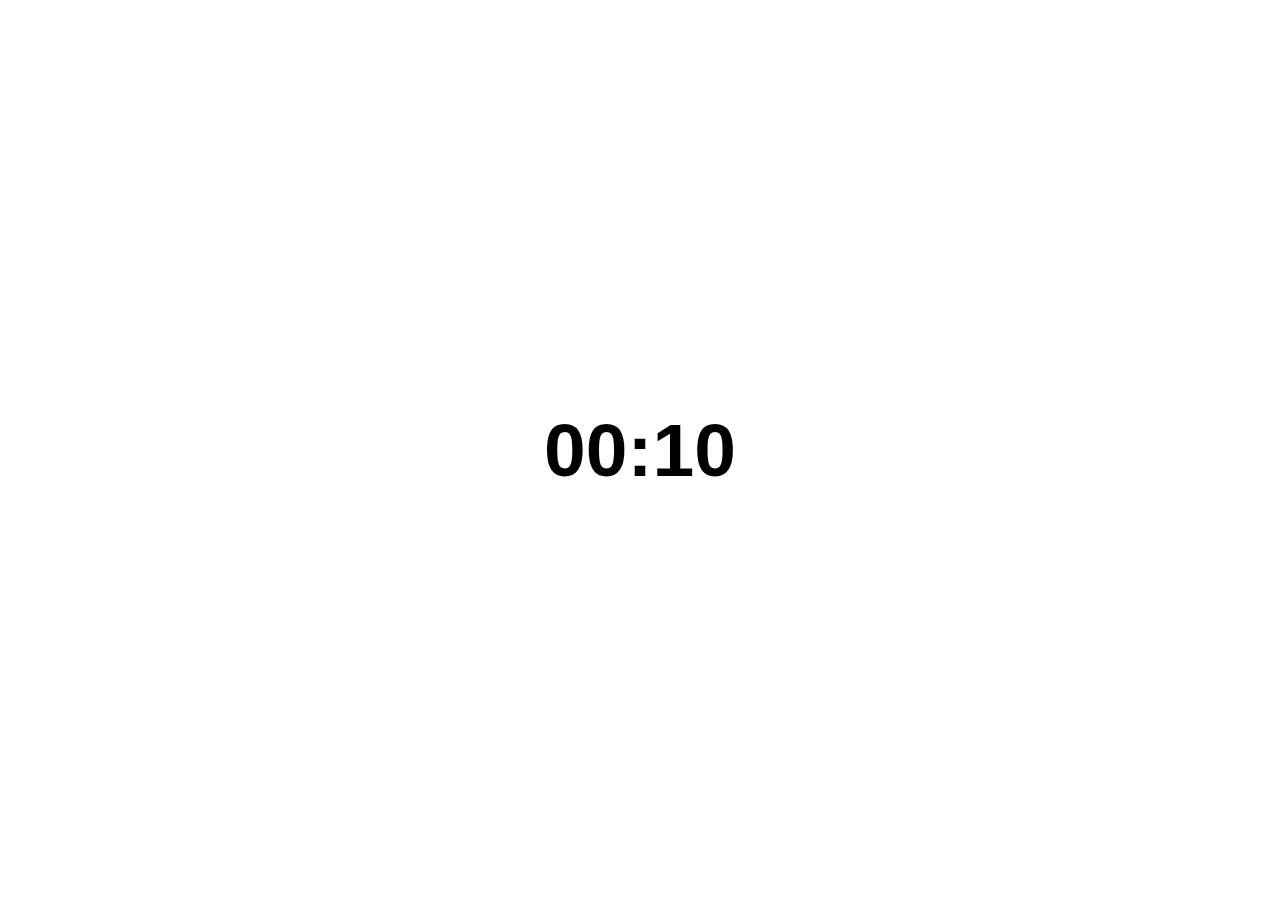
<file: Coutdown Timer/index.html>
<!DOCTYPE html>
<html lang="en">
  <head>
    <meta charset="UTF-8" />
    <meta name="viewport" content="width=device-width, initial-scale=1.0" />
    <link rel="stylesheet" href="style.css" />
    <title>Countdown Timer</title>
  </head>
  <body>
    <section>
      <div class="container">
        <h1>00:00</h1>
      </div>
    </section>

    <script src="app.js"></script>
  </body>
</html>
</file>
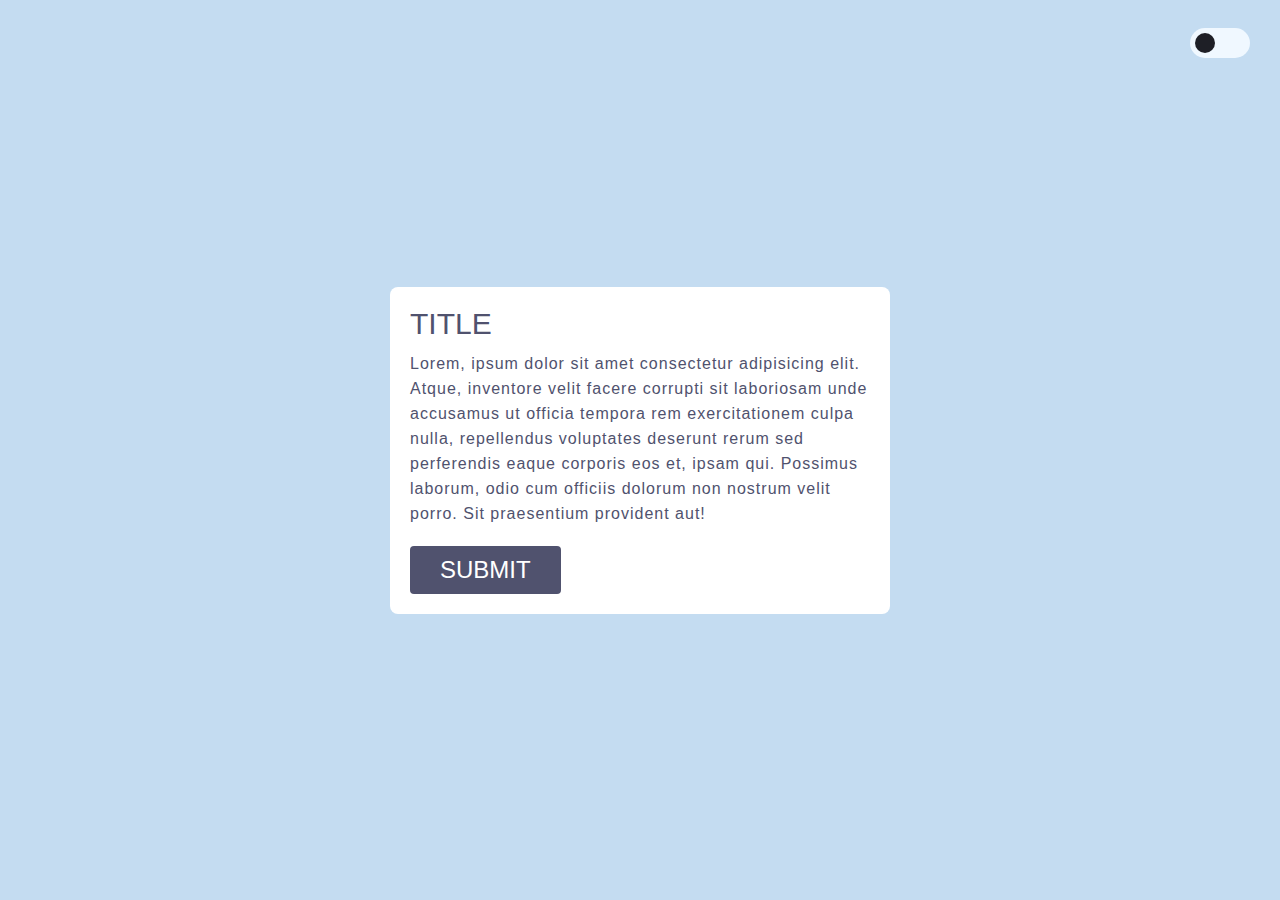
<file: Dark Theme 1/index.html>
<!DOCTYPE html>
<html lang="en">
  <head>
    <meta charset="UTF-8" />
    <meta name="viewport" content="width=device-width, initial-scale=1.0" />
    <link rel="stylesheet" href="style.css" />
    <title>Dark Theme Switch</title>
  </head>
  <body data-theme="light">
    <section>
      <div class="container">
        <h1>Title</h1>
        <p>
          Lorem, ipsum dolor sit amet consectetur adipisicing elit. Atque,
          inventore velit facere corrupti sit laboriosam unde accusamus ut
          officia tempora rem exercitationem culpa nulla, repellendus voluptates
          deserunt rerum sed perferendis eaque corporis eos et, ipsam qui.
          Possimus laborum, odio cum officiis dolorum non nostrum velit porro.
          Sit praesentium provident aut!
        </p>
        <button>Submit</button>
      </div>
    </section>

    <div class="theme-switcher">
      <input type="checkbox" id="switcher" />
      <label for="switcher">Switch</label>
    </div>

    <script src="app.js"></script>
  </body>
</html>
</file>
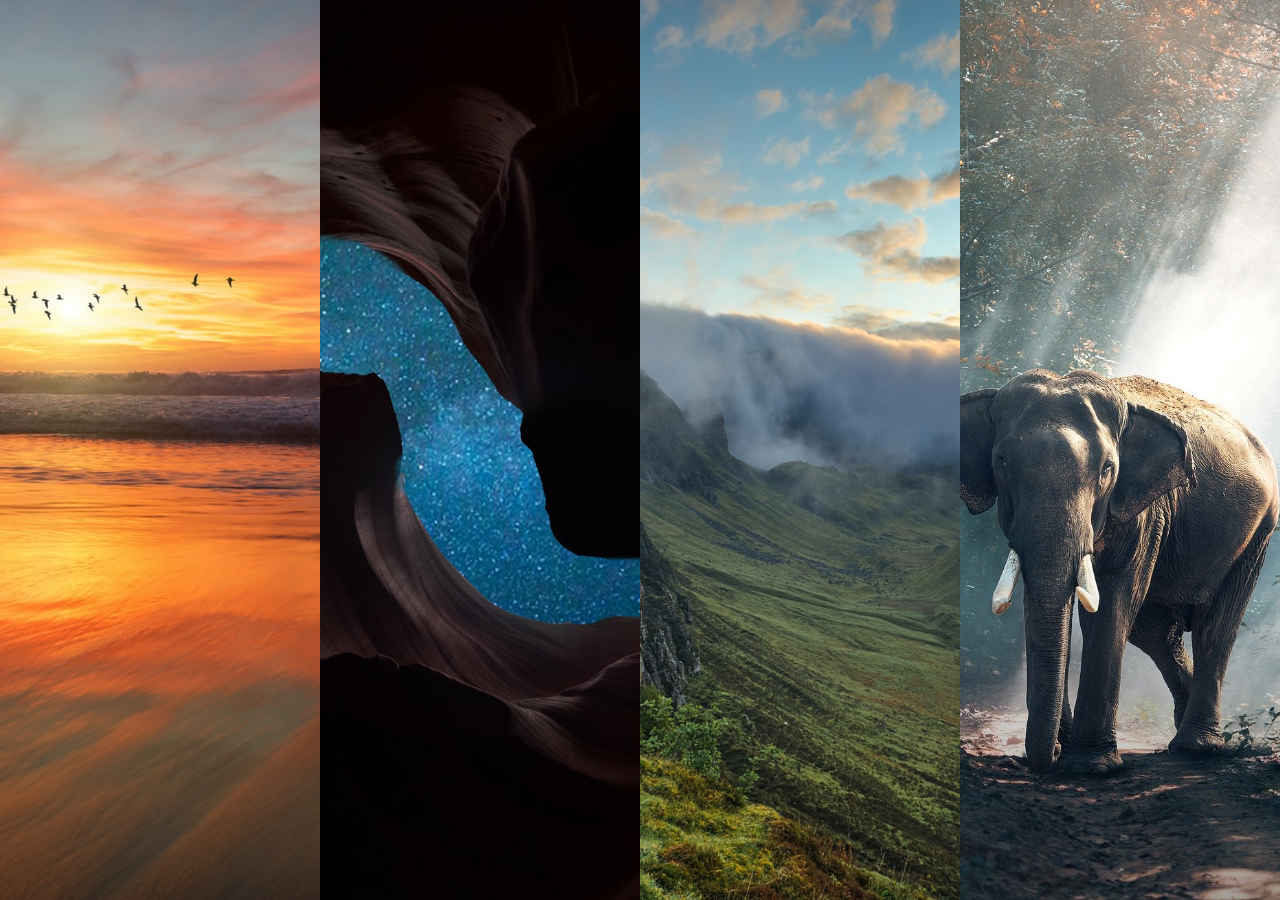
<file: Flexbox Photo Gallery/index.html>
<!DOCTYPE html>
<html lang="en">
  <head>
    <meta charset="UTF-8" />
    <meta name="viewport" content="width=device-width, initial-scale=1.0" />
    <link rel="stylesheet" href="style.css" />
    <title>Flexbox Photo Gallery</title>
  </head>
  <body>
    <section>
      <div class="item">
        <img src="./img/img-1.jpg" />
        <div class="caption">
          <h1>Lorem ipsum dolor sit amet.</h1>
          <p>
            Lorem ipsum dolor, sit amet consectetur adipisicing elit. Corrupti
            sint debitis quos repudiandae, assumenda dolor facilis earum ex
            veniam consectetur.
          </p>
        </div>
      </div>
      <div class="item">
        <img src="./img/img-2.jpg" />
      </div>
      <div class="item">
        <img src="./img/img-3.jpg" />
      </div>
      <div class="item">
        <img src="./img/img-4.jpg" />
        <div class="caption">
          <h1>Lorem ipsum dolor sit amet.</h1>
          <p>
            Lorem ipsum dolor, sit amet consectetur adipisicing elit. Corrupti
            sint debitis quos repudiandae, assumenda dolor facilis earum ex
            veniam consectetur.
          </p>
        </div>
      </div>
    </section>

    <script>
      const items = document.querySelectorAll(".item");
      items.forEach((item) => {
        item.addEventListener("click", () => {
          items.forEach((item) => item.classList.remove("show"));
          item.classList.add("show");
        });
      });
    </script>
  </body>
</html>
</file>
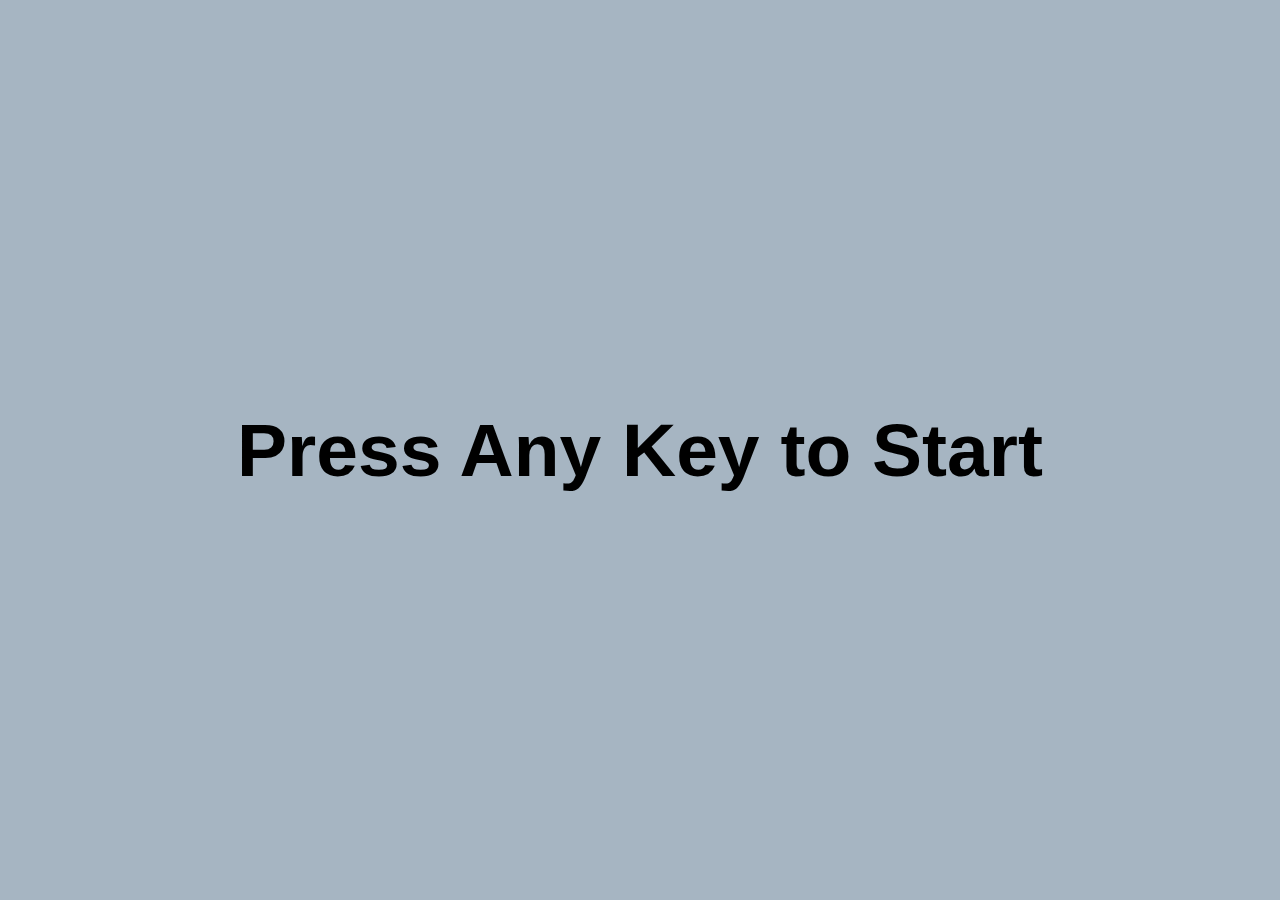
<file: Key Code Generator/index.html>
<!DOCTYPE html>
<html lang="en">
  <head>
    <meta charset="UTF-8" />
    <meta name="viewport" content="width=device-width, initial-scale=1.0" />
    <link rel="stylesheet" href="style.css" />
    <title>Key Code Generator</title>
  </head>
  <body>
    <section>
      <div class="container">
        <div class="key">
          <h1>Pressed Key</h1>
          <h2></h2>
        </div>
        <div class="arrow"><img src="./arrow.svg" alt="arrow img" /></div>
        <div class="keyCode">
          <h1>Key Code</h1>
          <h2></h2>
          <p>Click To Copy</p>
        </div>
      </div>
    </section>
    <div class="overlay"><h2>Press Any Key to Start</h2></div>
    <script src="app.js"></script>
  </body>
</html>
</file>
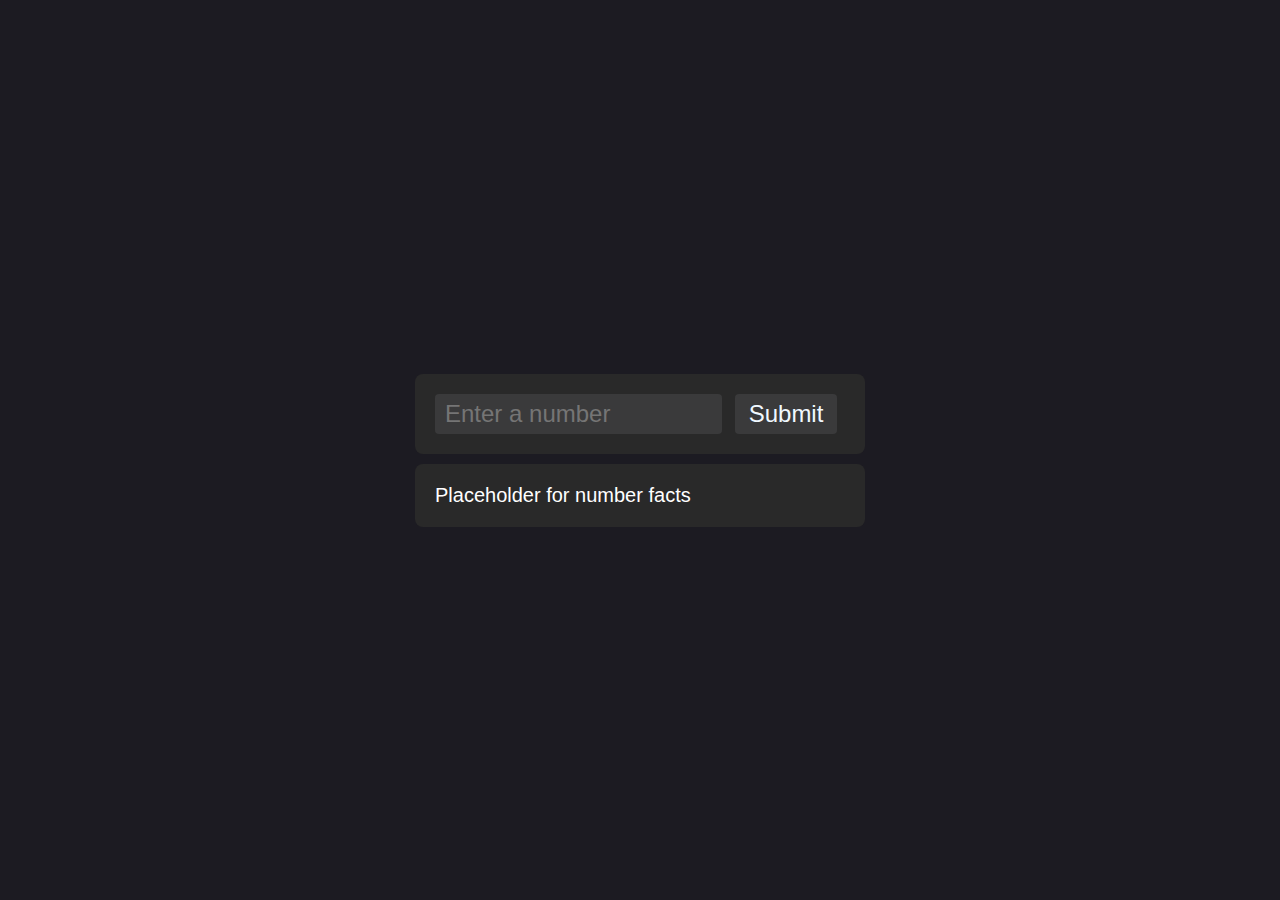
<file: Number API/index.html>
<!DOCTYPE html>
<html lang="en">
  <head>
    <meta charset="UTF-8" />
    <meta name="viewport" content="width=device-width, initial-scale=1.0" />
    <link rel="stylesheet" href="style.css" />
    <title>Number API</title>
  </head>
  <body>
    <section>
      <div class="container">
        <form>
          <input type="number" placeholder="Enter a number" />
          <button type="submit">Submit</button>
        </form>
        <div class="number-fact">Placeholder for number facts</div>
      </div>
    </section>

    <script src="app.js"></script>
  </body>
</html>
</file>
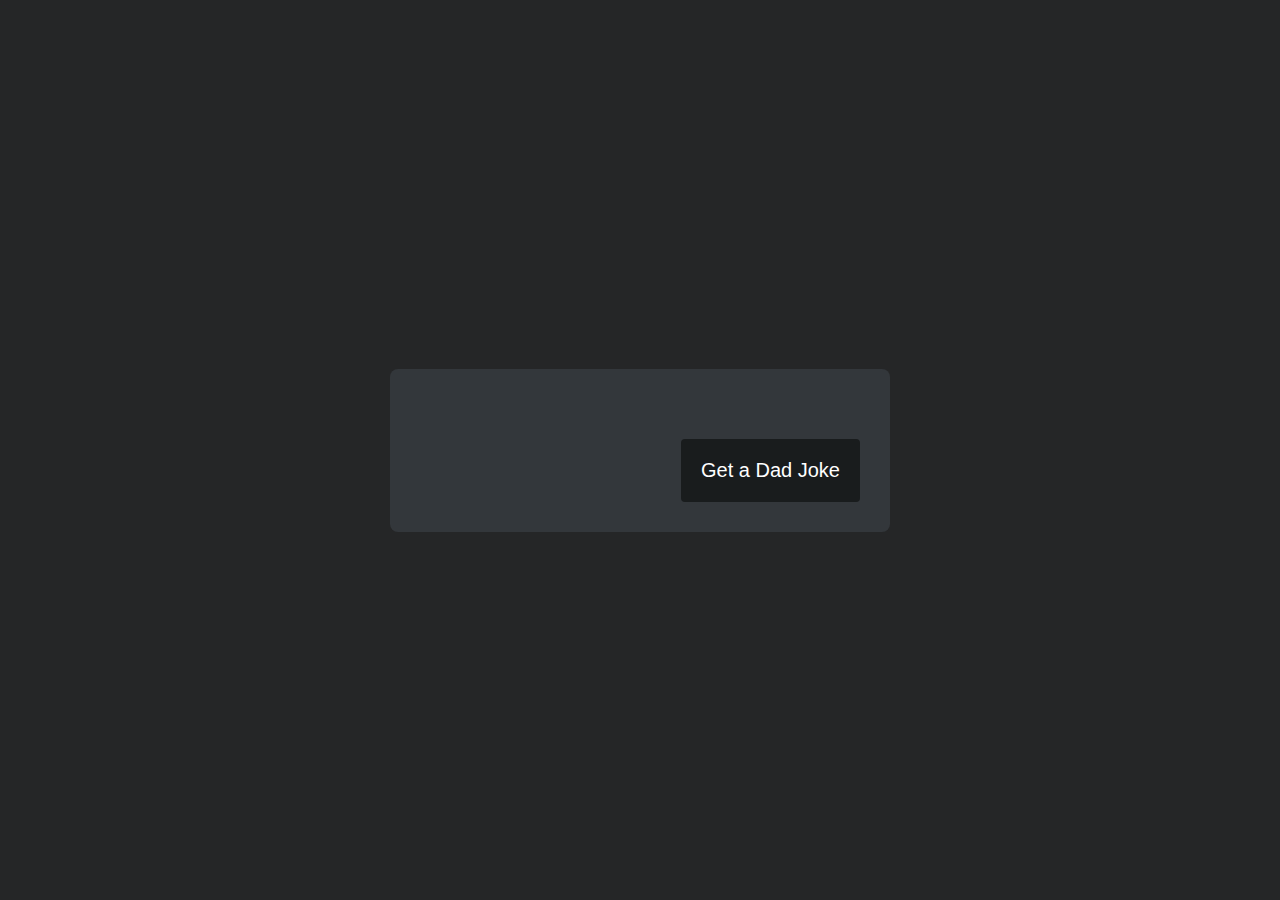
<file: Random Jokes 1/index.html>
<!DOCTYPE html>
<html lang="en">
  <head>
    <meta charset="UTF-8" />
    <meta name="viewport" content="width=device-width, initial-scale=1.0" />
    <link rel="stylesheet" href="style.css" />
    <title>Random Dad Jokes</title>
  </head>
  <body>
    <section>
      <div class="container">
        <div class="joke">
          <p></p>
        </div>
        <button>Get a Dad Joke</button>
      </div>
    </section>

    <script src="app.js"></script>
  </body>
</html>
</file>
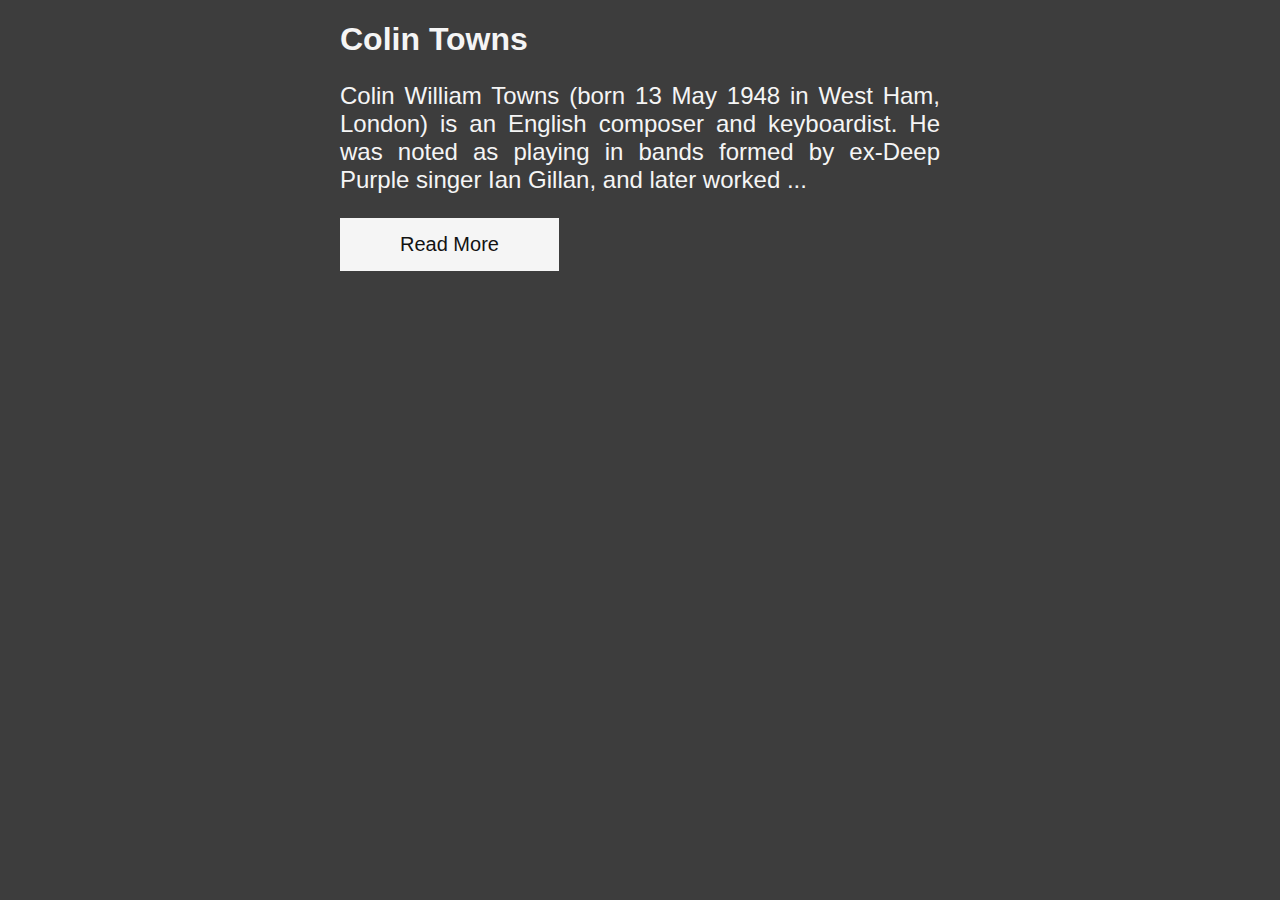
<file: Read More Button/index.html>
<!DOCTYPE html>
<html lang="en">
  <head>
    <meta charset="UTF-8" />
    <meta name="viewport" content="width=device-width, initial-scale=1.0" />
    <link rel="stylesheet" href="style.css" />
    <title>Read More Button</title>
  </head>
  <body>
    <h1>Colin Towns</h1>
    <p class="text">
      Colin William Towns (born 13 May 1948 in West Ham, London) is an English
      composer and keyboardist. He was noted as playing in bands formed by
      ex-Deep Purple singer Ian Gillan, and later worked
      <span class="dots">...</span>
      <span class="show-more"
        >extensively in composing soundtracks for film, television and
        commercials. Learning piano as a child, by the age of 13 he was earning
        money playing at weddings and birthdays in his neighbourhood of the East
        End of London. He went on to play in numerous dance bands, jazz
        ensembles and also became a session musician. His main musical passion
        is jazz and he has made several well-received albums together with his
        big band, the Mask Orchestra. He has also founded an independent record
        label, Provocateur.</span
      >
    </p>
    <button class="read-more-btn">Read More</button>
    <script src="app.js"></script>
  </body>
</html>
</file>
<file: Coutdown Timer/style.css>
* {
  padding: 0;
  margin: 0;
  box-sizing: border-box;
}

section {
  height: 100vh;
  width: 100%;
  display: flex;
  align-items: center;
  justify-content: center;
}

h1 {
  font-family: "Segoe UI", Tahoma, Geneva, Verdana, sans-serif;
  font-size: 75px;
}
</file>
<file: Dark Theme 1/style.css>
* {
  padding: 0;
  margin: 0;
  box-sizing: border-box;
}

/* Light theme */
body[data-theme="light"] {
  --color-1: rgb(196, 220, 241);
  --color-2: white;
  --color-3: rgb(200, 200, 200);
  --color-4: rgb(80, 82, 110);
}

/* Dark theme */
body[data-theme="dark"] {
  --color-1: #1e1f26;
  --color-2: #292c33;
  --color-3: rgb(39, 40, 42);
  --color-4: rgb(186, 186, 202);
}

body {
  font-family: "Segoe UI", Tahoma, Geneva, Verdana, sans-serif;
  color: var(--color-4);
}

section {
  background-color: var(--color-1);
  min-height: 100vh;
  width: 100%;
  display: flex;
  align-items: center;
  justify-content: center;
}

.container {
  width: 90%;
  margin: 0 auto;
  background-color: var(--color-2);
  border-radius: 8px;
  padding: 20px;
  max-width: 500px;
}

h1 {
  font-size: 30px;
  font-weight: 500;
  text-transform: uppercase;
}

p {
  margin-top: 10px;
  font-size: 16px;
  font-weight: 500;
  letter-spacing: 1px;
  line-height: 25px;
}

button {
  background-color: var(--color-4);
  padding: 10px 30px;
  border: none;
  font-size: 24px;
  text-transform: uppercase;
  color: var(--color-2);
  border-radius: 4px;
  margin-top: 20px;
  cursor: pointer;
}

.theme-switcher {
  position: absolute;
  right: 30px;
  top: 10px;
}

input {
  width: 0;
  height: 0;
  visibility: hidden;
}

label {
  cursor: pointer;
  display: block;
  text-indent: -9999px;
  height: 30px;
  width: 60px;
  background-color: aliceblue;
  border-radius: 50px;
  position: relative;
  transition: 0.5s ease background-color;
}

label::after {
  position: absolute;
  content: "";
  width: 20px;
  height: 20px;
  border-radius: 50%;
  background-color: #1e1f26;
  top: 50%;
  left: 5px;
  transform: translateY(-50%);
  transition: 0.5s ease;
}

input:checked + label {
  background-color: #1e1f26;
  border: 2px solid white;
}

input:checked + label::after {
  background-color: aliceblue;
  left: calc(100% - 25px);
}
</file>
<file: Flexbox Photo Gallery/style.css>
* {
  padding: 0;
  margin: 0;
  box-sizing: border-box;
}

body {
  font-size: 18px;
  font-family: "Segoe UI", Tahoma, Geneva, Verdana, sans-serif;
}

img {
  width: 100%;
  height: 100%;
  object-fit: cover;
}

section {
  height: 100vh;
  width: 100%;
  display: flex;
  align-items: center;
  justify-content: center;
}

.item {
  height: 100%;
  width: 100%;
  cursor: pointer;
  flex: 1;
  transition: 0.3s ease flex;
  position: relative;
  overflow: hidden;
}

.item.show {
  flex: 8;
}

.caption {
  position: absolute;
  bottom: 0;
  left: 0;
  background-color: rgba(255, 255, 255, 0.329);
  padding: 30px;
  margin: 30px;
  border-radius: 8px;
  opacity: 0;
}

.item.show .caption {
  opacity: 1;
}

@media (max-width: 768px) {
  section {
    flex-direction: column;
  }
}
</file>
<file: Key Code Generator/style.css>
* {
  padding: 0;
  margin: 0;
  box-sizing: border-box;
}

body {
  font-family: "Segoe UI", Tahoma, Geneva, Verdana, sans-serif;
  font-size: 20px;
  background-color: rgb(166, 181, 194);
}

section {
  min-width: 100vh;
  width: 100%;
  padding: 100px 0;
  display: flex;
  align-items: center;
  justify-content: center;
}

.container {
  width: 90%;
  max-width: 1000px;
  margin: 0 auto;
  display: flex;
  align-items: center;
  justify-content: center;
}

.container div {
  background-color: white;
  display: flex;
  flex-direction: column;
  text-align: center;
  padding: 30px;
  border-radius: 10px;
  cursor: pointer;
  box-shadow: 0 0 10px 0 rgba(0, 0, 0, 0.11);
}

.container div:hover {
  box-shadow: 0 0 10px 0 rgba(0, 0, 0, 0.32);
}

.container h2 {
  margin: 20px 0;
  font-size: 60px;
}

.arrow {
  background-color: transparent !important;
  padding: 0 100px !important;
  box-shadow: none !important;
  cursor: default !important;
}

.arrow img {
  width: 80px;
}

.overlay {
  position: fixed;
  top: 0;
  left: 0;
  height: 100%;
  width: 100%;
  background-color: rgb(166, 181, 194);
  display: flex;
  align-items: center;
  justify-content: center;
  font-size: 50px;
}

.overlay.hide {
  display: none;
}

@media only screen and (max-width: 1000px) {
  .container {
    flex-direction: column;
  }
  .arrow {
    padding: 30px 0 !important;
    transform: rotate(90deg);
  }
}
</file>
<file: Number API/style.css>
* {
  padding: 0;
  margin: 0;
  box-sizing: border-box;
}

html {
  font-family: "Trebuchet MS", "Lucida Sans Unicode", "Lucida Grande",
    "Lucida Sans", Arial, sans-serif;
  font-size: 10px;
}

body {
  background-color: rgb(28, 27, 34);
  color: rgb(255, 255, 255);
  min-height: 100vh;
  width: 100%;
  display: flex;
  align-items: center;
  justify-content: center;
}

section {
  width: 100%;
}

.container {
  width: 90%;
  max-width: 450px;
  margin: 0 auto;
}

form,
.number-fact {
  width: 100%;
  background-color: rgb(41, 41, 41);
  padding: 20px;
  border-radius: 8px;
}

input {
  width: 70%;
  height: 40px;
  border-radius: 4px;
  outline: none;
  border: none;
  background-color: rgb(58, 58, 59);
  font-size: 24px;
  color: rgb(240, 248, 255);
  padding-left: 10px;
}

input::placeholder {
  font-size: 24px;
  font-family: "Trebuchet MS", "Lucida Sans Unicode", "Lucida Grande",
    "Lucida Sans", Arial, sans-serif;
  font-weight: 400;
}

button {
  display: inline-block;
  width: 25%;
  font-size: 24px;
  height: 40px;
  background-color: rgb(58, 58, 59);
  outline: none;
  border: none;
  border-radius: 4px;
  margin-left: 10px;
  cursor: pointer;
  color: rgb(240, 248, 255);
}

.number-fact {
  margin-top: 10px;
  height: auto;
  font-size: 20px;
}
</file>
<file: Random Jokes 1/style.css>
* {
  margin: 0;
  padding: 0;
  box-sizing: border-box;
}

html {
  font-size: 10px;
  font-family: "Segoe UI", Tahoma, Geneva, Verdana, sans-serif;
}

body {
  background-color: rgb(37, 38, 39);
  color: white;
}

section {
  min-height: 100vh;
  width: 100%;
  padding: 100px 0;
  display: flex;
  align-items: center;
  justify-content: center;
}

.container {
  width: 90%;
  max-width: 500px;
  margin: 0 auto;
  background-color: rgb(51, 55, 59);
  border-radius: 8px;
  padding: 3rem;
  display: flex;
  flex-direction: column;
}

.container p {
  font-size: 2rem;
  font-weight: 300;
  line-height: 3rem;
  text-align: justify;
}

button {
  margin-top: 4rem;
  width: fit-content;
  padding: 2rem;
  font-size: 2rem;
  background-color: rgb(25, 28, 29);
  color: white;
  border: none;
  border-radius: 4px;
  cursor: pointer;
  align-self: flex-end;
}

button:hover {
  background-color: rgb(21, 21, 21);
}
</file>
<file: Read More Button/style.css>
body {
  font-family: "Segoe UI", Tahoma, Geneva, Verdana, sans-serif;
  text-align: justify;
  max-width: 600px;
  margin: 0 auto;
  background-color: rgb(61, 61, 61);
  color: rgb(245, 245, 245);
}

.text {
  font-size: 24px;
}

.show-more {
  display: none;
}

.read-more-btn {
  padding: 15px 60px;
  background-color: rgb(245, 245, 245);
  color: rgb(18, 18, 18);
  border: none;
  outline: none;
  font-size: 20px;
  cursor: pointer;
}

.text.show-all .show-more {
  display: inline;
}
.text.show-all .dots {
  display: none;
}
</file>
